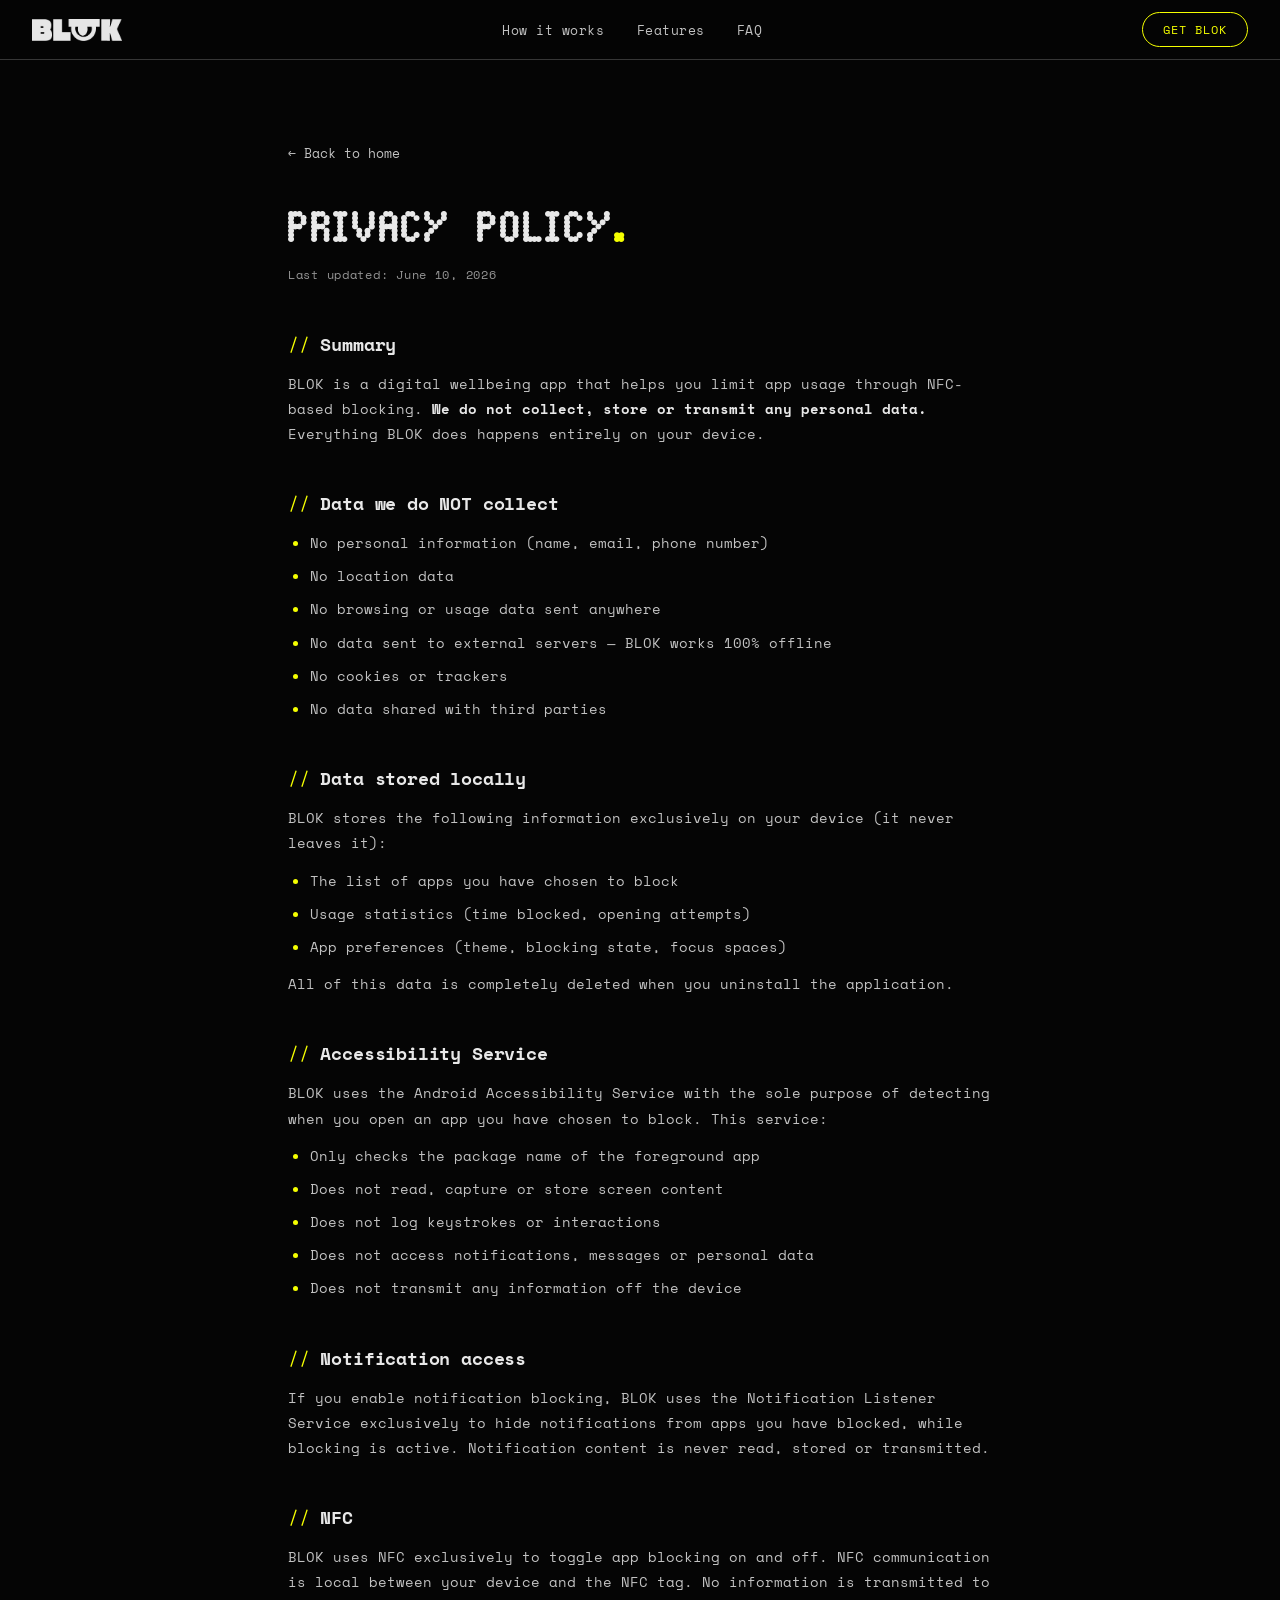
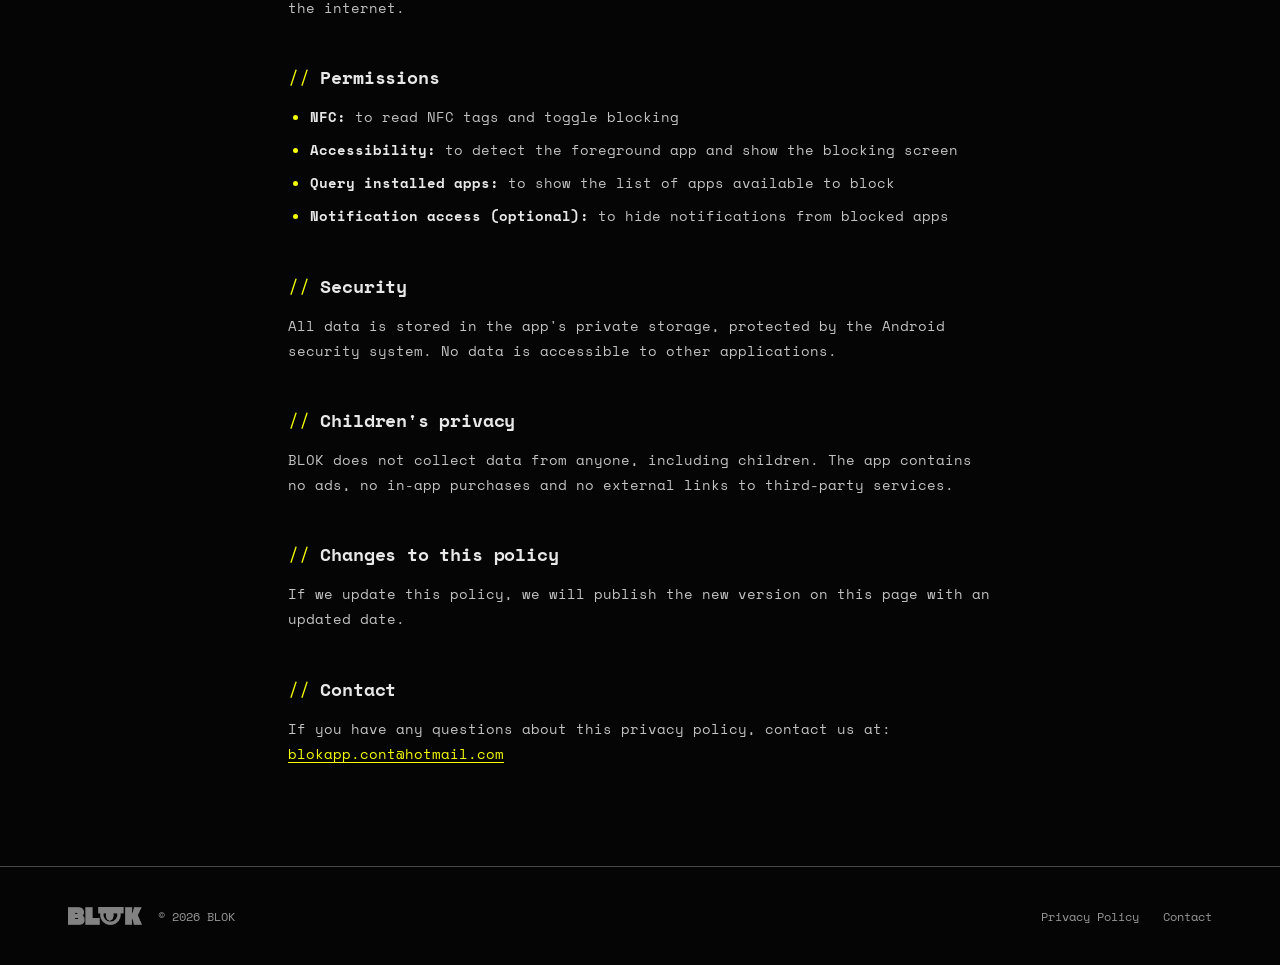
<file: web/privacy.html>
<!DOCTYPE html>
<html lang="en">
<head>
  <meta charset="UTF-8"/>
  <meta name="viewport" content="width=device-width,initial-scale=1.0"/>
  <title>Privacy Policy — BLOK</title>
  <meta name="description" content="BLOK privacy policy. We do not collect, store or transmit any personal data."/>
  <link rel="stylesheet" href="style.css"/>
  <style>
    .legal{max-width:760px;margin:0 auto;padding:140px 28px 100px;position:relative;z-index:1}
    .legal h1{font-family:var(--dm);font-size:clamp(26px,4vw,42px);letter-spacing:.04em;text-transform:uppercase;line-height:1.25;margin-bottom:10px}
    .legal .date{font-size:12px;color:var(--txt3);letter-spacing:.06em;margin-bottom:48px;display:block}
    .legal h2{font-size:18px;font-weight:700;margin:44px 0 14px;letter-spacing:-.01em}
    .legal h2::before{content:'// ';color:var(--ac);font-weight:400}
    .legal p,.legal li{font-size:14px;color:var(--txt2);line-height:1.8}
    .legal ul{padding-left:22px;display:flex;flex-direction:column;gap:8px;margin:12px 0}
    .legal li::marker{color:var(--ac)}
    .legal strong{color:var(--txt)}
    .legal a{color:var(--ac);text-decoration:underline;text-underline-offset:3px}
    .legal .back{display:inline-flex;align-items:center;gap:8px;font-size:13px;color:var(--txt2);margin-bottom:40px;text-decoration:none;transition:color .2s}
    .legal .back:hover{color:var(--txt)}
  </style>
</head>
<body>

  <!-- CURSOR TRAIL -->
  <canvas id="trail"></canvas>

  <!-- NAV -->
  <nav id="nav">
    <a href="index.html" class="n-logo"><img src="assets/img/blok_logo_white_img.png" alt="BLOK"/></a>
    <div class="n-links">
      <a href="index.html#how">How it works</a>
      <a href="index.html#features">Features</a>
      <a href="index.html#faq">FAQ</a>
    </div>
    <a href="index.html#get" class="n-cta">Get BLOK</a>
    <button id="burger" class="n-burger" aria-label="Menu"><span></span><span></span></button>
  </nav>

  <!-- MOBILE MENU -->
  <div id="mmenu" class="mmenu">
    <a href="index.html#how">How it works</a>
    <a href="index.html#features">Features</a>
    <a href="index.html#faq">FAQ</a>
    <a href="index.html#get" class="mm-cta">Get BLOK</a>
  </div>

  <main class="legal">
    <a href="index.html" class="back">&larr; Back to home</a>
    <h1>Privacy Policy<span class="ac">.</span></h1>
    <span class="date">Last updated: June 10, 2026</span>

    <h2>Summary</h2>
    <p>BLOK is a digital wellbeing app that helps you limit app usage through NFC-based blocking. <strong>We do not collect, store or transmit any personal data.</strong> Everything BLOK does happens entirely on your device.</p>

    <h2>Data we do NOT collect</h2>
    <ul>
      <li>No personal information (name, email, phone number)</li>
      <li>No location data</li>
      <li>No browsing or usage data sent anywhere</li>
      <li>No data sent to external servers — BLOK works 100% offline</li>
      <li>No cookies or trackers</li>
      <li>No data shared with third parties</li>
    </ul>

    <h2>Data stored locally</h2>
    <p>BLOK stores the following information exclusively on your device (it never leaves it):</p>
    <ul>
      <li>The list of apps you have chosen to block</li>
      <li>Usage statistics (time blocked, opening attempts)</li>
      <li>App preferences (theme, blocking state, focus spaces)</li>
    </ul>
    <p>All of this data is completely deleted when you uninstall the application.</p>

    <h2>Accessibility Service</h2>
    <p>BLOK uses the Android Accessibility Service with the sole purpose of detecting when you open an app you have chosen to block. This service:</p>
    <ul>
      <li>Only checks the package name of the foreground app</li>
      <li>Does not read, capture or store screen content</li>
      <li>Does not log keystrokes or interactions</li>
      <li>Does not access notifications, messages or personal data</li>
      <li>Does not transmit any information off the device</li>
    </ul>

    <h2>Notification access</h2>
    <p>If you enable notification blocking, BLOK uses the Notification Listener Service exclusively to hide notifications from apps you have blocked, while blocking is active. Notification content is never read, stored or transmitted.</p>

    <h2>NFC</h2>
    <p>BLOK uses NFC exclusively to toggle app blocking on and off. NFC communication is local between your device and the NFC tag. No information is transmitted to the internet.</p>

    <h2>Permissions</h2>
    <ul>
      <li><strong>NFC:</strong> to read NFC tags and toggle blocking</li>
      <li><strong>Accessibility:</strong> to detect the foreground app and show the blocking screen</li>
      <li><strong>Query installed apps:</strong> to show the list of apps available to block</li>
      <li><strong>Notification access (optional):</strong> to hide notifications from blocked apps</li>
    </ul>

    <h2>Security</h2>
    <p>All data is stored in the app's private storage, protected by the Android security system. No data is accessible to other applications.</p>

    <h2>Children's privacy</h2>
    <p>BLOK does not collect data from anyone, including children. The app contains no ads, no in-app purchases and no external links to third-party services.</p>

    <h2>Changes to this policy</h2>
    <p>If we update this policy, we will publish the new version on this page with an updated date.</p>

    <h2>Contact</h2>
    <p>If you have any questions about this privacy policy, contact us at: <a href="mailto:blokapp.cont@hotmail.com">blokapp.cont@hotmail.com</a></p>
  </main>

  <!-- FOOTER -->
  <footer>
    <div class="wrap ft-row">
      <div class="ft-l"><img src="assets/img/blok_logo_white_img.png" alt="BLOK" class="ft-logo"/><p>&copy; 2026 BLOK</p></div>
      <div class="ft-r"><a href="privacy.html">Privacy Policy</a><a href="mailto:blokapp.cont@hotmail.com">Contact</a></div>
    </div>
  </footer>

  <script src="script.js"></script>
</body>
</html>
</file>
<file: web/style.css>
/* ═══════════════════════════════════════
   BLOK v6 — Creative Redesign
   Refs: ssscript, walbi, fitonist, flashquad
   ═══════════════════════════════════════ */

/* ── Fonts ── */
@font-face{font-family:'DM';src:url('assets/fonts/dot_matrix.ttf') format('truetype');font-display:swap}
@font-face{font-family:'SM';src:url('assets/fonts/space_mono_regular.ttf') format('truetype');font-weight:400;font-display:swap}
@font-face{font-family:'SM';src:url('assets/fonts/space_mono_bold.ttf') format('truetype');font-weight:700;font-display:swap}

/* ── Vars ── */
:root{
  --bg:#050505;
  --bg2:#0a0a0a;
  --surface:#111;
  --card:#0d0d0d;
  --border:#484848;
  --ac:#F5FF00;
  --ac-dim:rgba(245,255,0,.12);
  --green:#4ADE80;
  --blue:#60A5FA;
  --orange:#FB923C;
  --purple:#A78BFA;
  --txt:#e8e8e8;
  --txt2:#c2c2c2;
  --txt3:#959595;
  --dm:'DM',monospace;
  --sm:'SM','Courier New',monospace;
  --ease:cubic-bezier(.22,1,.36,1);
  --nav-h:60px;
}

/* ── Reset ── */
*,*::before,*::after{margin:0;padding:0;box-sizing:border-box}
html{scroll-behavior:smooth;-webkit-font-smoothing:antialiased}
body{font-family:var(--sm);background:var(--bg);color:var(--txt);overflow-x:hidden;cursor:none}
a{color:inherit;text-decoration:none}
button{background:none;border:none;color:inherit;font:inherit;cursor:none}
img{max-width:100%;display:block}
::selection{background:var(--ac);color:#000}

/* ── Cursor hide on mobile ── */
@media(pointer:coarse){body,button{cursor:auto}}

/* ── Canvas ── */
#trail{position:fixed;inset:0;z-index:9999;pointer-events:none}

/* ── Loader ── */
#loader{position:fixed;inset:0;z-index:10000;background:var(--bg);display:flex;align-items:center;justify-content:center;transition:opacity .6s var(--ease),visibility .6s}
#loader.done{opacity:0;visibility:hidden;pointer-events:none}
.ld-eye{width:clamp(110px,16vw,180px);animation:pulse 1.2s ease infinite}
@keyframes pulse{0%,100%{opacity:.35;transform:scale(.97)}50%{opacity:1;transform:scale(1)}}

/* ── Layout ── */
.wrap{max-width:1200px;margin:0 auto;padding:0 28px}
.wrap-sm{max-width:800px}
.sec{padding:140px 0}
.sec-dark{background:var(--bg2)}

/* ── Nav ── */
#nav{position:fixed;top:0;left:0;right:0;z-index:100;display:flex;align-items:center;justify-content:space-between;padding:0 32px;height:var(--nav-h);background:rgba(5,5,5,.65);backdrop-filter:blur(20px) saturate(1.4);-webkit-backdrop-filter:blur(20px) saturate(1.4);border-bottom:1px solid rgba(255,255,255,.2);transition:transform .4s var(--ease)}
#nav.hide{transform:translateY(-100%)}
.n-logo img{height:22px;opacity:.9}
.n-links{display:flex;gap:32px}
.n-links a{font-size:13px;letter-spacing:.04em;color:var(--txt2);transition:color .25s;position:relative}
.n-links a::after{content:'';position:absolute;left:0;bottom:-4px;width:100%;height:1px;background:var(--ac);transform:scaleX(0);transform-origin:right;transition:transform .35s var(--ease)}
.n-links a:hover{color:var(--txt)}
.n-links a:hover::after{transform:scaleX(1);transform-origin:left}
.n-cta{font-size:12px;letter-spacing:.08em;text-transform:uppercase;padding:8px 20px;border:1px solid var(--ac);color:var(--ac);border-radius:100px;transition:all .3s var(--ease)}
.n-cta:hover{background:var(--ac);color:#000}

/* Burger */
.n-burger{display:none;width:28px;height:20px;position:relative;flex-direction:column;justify-content:space-between}
.n-burger span{display:block;width:100%;height:2px;background:var(--txt);border-radius:2px;transition:all .3s}
.n-burger.active span:first-child{transform:rotate(45deg) translate(6px,6px)}
.n-burger.active span:last-child{transform:rotate(-45deg) translate(6px,-6px)}

/* Mobile menu */
.mmenu{position:fixed;inset:0;z-index:99;background:rgba(5,5,5,.97);backdrop-filter:blur(30px);display:flex;flex-direction:column;align-items:center;justify-content:center;gap:36px;opacity:0;visibility:hidden;transition:all .35s var(--ease)}
.mmenu.open{opacity:1;visibility:visible}
.mmenu a{font-size:20px;letter-spacing:.04em;color:var(--txt2);transition:color .2s}
.mmenu a:hover{color:var(--txt)}
.mm-cta{padding:12px 32px;border:1px solid var(--ac);color:var(--ac)!important;border-radius:100px}

/* ══════════════════════════════════════
   HERO — editorial, product-first.
   Copy leads; the 3D mark is an identity
   accent on the right with real depth.
   ══════════════════════════════════════ */
#hero{height:100vh;min-height:680px;position:relative;overflow:hidden;background:radial-gradient(ellipse 80% 70% at 68% 45%,#0b0b0b 0%,#050505 60%,#020202 100%)}
#hero::before{content:'';position:absolute;inset:0;background-image:radial-gradient(circle,rgba(255,255,255,.012) 1px,transparent 1px);background-size:26px 26px;pointer-events:none}
#hero::after{content:'';position:absolute;inset:0;background:radial-gradient(ellipse 95% 85% at 50% 50%,transparent 55%,rgba(0,0,0,.6) 100%);pointer-events:none;z-index:4}

.h-meta{position:absolute;top:calc(var(--nav-h) + 34px);font-size:10px;letter-spacing:.25em;text-transform:uppercase;color:var(--txt3);z-index:5}
.hm-l{left:40px}
.hm-r{right:40px}

/* faint wordmark anchoring the visual side */
.h-big{position:absolute;top:50%;right:-4%;transform:translateY(-50%);font-family:var(--dm);font-size:clamp(90px,17vw,250px);letter-spacing:.06em;color:#121212;user-select:none;z-index:1;line-height:1}

/* layout */
.h-grid{position:relative;z-index:3;height:100%;max-width:1280px;margin:0 auto;padding:0 48px;display:grid;grid-template-columns:minmax(0,7fr) minmax(0,5fr);align-items:center;gap:24px}
.h-copy{padding-top:var(--nav-h)}

.h-title{font-family:var(--dm);font-weight:400;font-size:clamp(40px,6.2vw,84px);line-height:1.08;letter-spacing:.04em;text-transform:uppercase;margin-bottom:26px}
.h-line{display:block;overflow:hidden}
.h-line i{display:block;font-style:normal;transform:translateY(110%);animation:hRise .9s var(--ease) forwards}
.h-line:nth-child(2) i{animation-delay:.12s}
@keyframes hRise{to{transform:translateY(0)}}
.ac{color:var(--ac)}

.hero-p{font-size:15px;line-height:1.75;color:var(--txt2);max-width:440px;margin-bottom:30px;opacity:0;animation:hFade .8s var(--ease) .35s forwards}
.hero-btns{display:flex;gap:14px;flex-wrap:wrap;opacity:0;animation:hFade .8s var(--ease) .5s forwards}
.h-trust{display:block;margin-top:18px;font-size:11px;letter-spacing:.1em;text-transform:uppercase;color:var(--txt3);opacity:0;animation:hFade .8s var(--ease) .65s forwards}
@keyframes hFade{to{opacity:1}}

/* three.js column */
.h-visual{position:relative;height:min(72vh,640px);z-index:2}
#hero3d{position:absolute;inset:0}
#hero3d canvas{display:block;width:100%!important;height:100%!important}

/* ── Marquee divider ── */
.marquee{overflow:hidden;border-top:1px solid var(--border);border-bottom:1px solid var(--border);background:var(--bg);padding:18px 0}
.mq-track{display:flex;align-items:center;gap:36px;width:max-content;animation:mq 26s linear infinite}
.mq-track span{font-family:var(--dm);font-size:14px;letter-spacing:.18em;text-transform:uppercase;color:var(--txt3);white-space:nowrap}
.mq-track i{width:6px;height:6px;background:var(--ac);border-radius:50%;flex-shrink:0;opacity:.7}
@keyframes mq{to{transform:translateX(-50%)}}

/* Buttons */
.btn-p{display:inline-flex;align-items:center;gap:8px;padding:14px 28px;background:var(--ac);color:#000;font-size:14px;font-weight:700;letter-spacing:.02em;border-radius:100px;transition:all .3s var(--ease)}
.btn-p:hover{transform:translateY(-2px);box-shadow:0 8px 30px rgba(245,255,0,.2)}
.btn-p svg{transition:transform .3s}.btn-p:hover svg{transform:translate(2px,-2px)}
.btn-g{display:inline-flex;align-items:center;gap:8px;padding:14px 28px;font-size:14px;color:var(--txt2);border:1px solid var(--border);border-radius:100px;transition:all .3s var(--ease)}
.btn-g:hover{border-color:var(--txt3);color:var(--txt)}
.btn-lg{padding:18px 36px;font-size:15px}

/* ── App showcase section: phone + value props ── */
.app-sec{background:var(--bg2);border-bottom:1px solid var(--border)}
.app-grid{display:grid;grid-template-columns:minmax(0,1fr) minmax(0,1fr);gap:64px;align-items:center}
.app-show{display:flex;justify-content:center;padding:20px 0 40px}

.app-points{display:flex;flex-direction:column}
.app-point{display:flex;gap:24px;padding:30px 0;border-top:1px solid var(--border)}
.app-point:last-child{border-bottom:1px solid var(--border)}
.ap-n{font-family:var(--dm);font-size:13px;color:var(--ac);letter-spacing:.2em;padding-top:4px}
.app-point h3{font-size:19px;font-weight:700;letter-spacing:-.01em;margin-bottom:8px}
.app-point p{font-size:14px;color:var(--txt2);line-height:1.7}

/* ── Device scene: phone + badges ── */
.device-scene{position:relative;width:300px}

.phone{width:300px;border-radius:46px;padding:3px;background:linear-gradient(155deg,#3a3a3a 0%,#1a1a1a 30%,#0e0e0e 65%,#262626 100%);box-shadow:0 60px 100px rgba(0,0,0,.7),0 20px 40px rgba(0,0,0,.5),0 0 90px rgba(245,255,0,.04);position:relative}
.phone::before{content:'';position:absolute;left:-2px;top:120px;width:2px;height:54px;border-radius:2px;background:linear-gradient(90deg,#333,#111)}
.phone::after{content:'';position:absolute;right:-2px;top:150px;width:2px;height:70px;border-radius:2px;background:linear-gradient(90deg,#111,#333)}

.p-screen{background:linear-gradient(180deg,#0b0b0b 0%,#060606 100%);border-radius:43px;padding:14px 18px 12px;min-height:560px;display:flex;flex-direction:column;align-items:center;position:relative;overflow:hidden;border:6px solid #000}

/* status bar */
.p-status{width:100%;display:flex;justify-content:space-between;align-items:center;font-size:11px;font-weight:700;color:#ddd;padding:2px 8px 0}
.p-sig{display:inline-flex;align-items:flex-end;gap:2px}
.p-sig i{width:3px;background:#ddd;border-radius:1px;display:block}
.p-sig i:nth-child(1){height:4px}.p-sig i:nth-child(2){height:6px}.p-sig i:nth-child(3){height:8px}
.p-sig b{width:16px;height:8px;border:1px solid #888;border-radius:2px;display:block;position:relative;margin-left:3px}
.p-sig b::after{content:'';position:absolute;inset:1px;right:4px;background:#ddd;border-radius:1px}

/* app header — logo left, like the real app */
.p-apphead{width:100%;display:flex;align-items:center;margin-top:18px;padding:0 4px}
.p-logoimg{height:15px;opacity:.95}

/* circle hero toggle — like CircleHero in the app */
.p-toggle{position:relative;width:120px;height:120px;margin:22px 0 0;display:flex;align-items:center;justify-content:center}
.p-btn{width:86px;height:86px;border-radius:50%;background:rgba(255,255,255,.05);border:1px solid rgba(245,255,0,.5);display:flex;align-items:center;justify-content:center;box-shadow:0 0 40px rgba(245,255,0,.18),inset 0 1px 0 rgba(255,255,255,.05);position:relative;z-index:1}
.p-ring{position:absolute;inset:0;border-radius:50%;border:1px solid rgba(245,255,0,.18)}
.p-ring.r1{animation:pring 3s ease-out infinite}
.p-ring.r2{animation:pring 3s ease-out 1.5s infinite}
@keyframes pring{0%{transform:scale(.78);opacity:0}30%{opacity:1}100%{transform:scale(1.12);opacity:0}}

/* solid yellow space chip — exactly like the app */
.p-spacechip{display:inline-flex;align-items:center;gap:6px;margin-top:18px;background:var(--ac);color:#000;font-size:10px;font-weight:700;letter-spacing:.12em;padding:7px 16px;border-radius:100px}

/* stats row — TIME / ATTEMPTS glass cards */
.p-stats{width:100%;display:flex;gap:8px;margin-top:18px}
.p-stat{flex:1;background:rgba(255,255,255,.04);border:1px solid rgba(255,255,255,.06);border-radius:14px;padding:11px 13px;display:flex;flex-direction:column;gap:5px;text-align:left}
.p-stat-l{font-size:7.5px;letter-spacing:.2em;color:var(--txt3);font-weight:700}
.p-stat-v{font-size:16px;font-weight:700;color:#eee;letter-spacing:.04em}

/* blocked apps card with dot chips */
.p-blocked{width:100%;background:rgba(255,255,255,.04);border:1px solid rgba(255,255,255,.06);border-radius:14px;padding:13px;margin-top:8px;text-align:left}
.p-blocked-t{font-size:11px;font-weight:700;color:#ddd}
.p-chips{display:flex;flex-wrap:wrap;gap:6px;margin-top:10px}
.p-appchip{display:inline-flex;align-items:center;gap:5px;font-size:9.5px;color:rgba(255,255,255,.8);background:rgba(255,255,255,.05);border:1px solid rgba(255,255,255,.1);border-radius:100px;padding:5px 10px}
.p-appchip i{width:5px;height:5px;border-radius:50%;background:var(--c);display:block}
.p-add{color:var(--txt3);background:none}

/* emergency unlock — red, like the app */
.p-emergency{font-size:8px;letter-spacing:.14em;color:rgba(255,107,91,.55);font-weight:700;margin-top:14px}

.p-gesture{width:110px;height:4px;border-radius:3px;background:rgba(255,255,255,.25);margin-top:auto}
.p-glare{position:absolute;inset:0;background:linear-gradient(115deg,rgba(255,255,255,.055) 0%,rgba(255,255,255,.015) 28%,transparent 45%);pointer-events:none;border-radius:37px}

/* Floating badges */
.float-badge{position:absolute;display:inline-flex;align-items:center;gap:6px;padding:9px 16px;background:rgba(14,14,14,.72);border:1px solid rgba(255,255,255,.1);border-radius:100px;font-size:12px;color:var(--txt);backdrop-filter:blur(14px);-webkit-backdrop-filter:blur(14px);white-space:nowrap;z-index:4;box-shadow:0 10px 30px rgba(0,0,0,.45)}
.fb-1{top:-14px;right:-36px;animation:fb1 4s ease-in-out infinite}
.fb-3{bottom:300px;right:-70px;animation:fb3 4.5s ease-in-out infinite}
@keyframes fb1{0%,100%{transform:translate(0,0)}50%{transform:translate(4px,-6px)}}
@keyframes fb3{0%,100%{transform:translate(0,0)}50%{transform:translate(5px,4px)}}

/* Scroll cue */
.scroll-cue{position:absolute;bottom:32px;left:50%;transform:translateX(-50%);text-align:center}
.scroll-cue span{font-size:10px;letter-spacing:.3em;color:var(--txt3);animation:scrollBounce 2s ease infinite}
@keyframes scrollBounce{0%,100%{transform:translateY(0);opacity:.4}50%{transform:translateY(5px);opacity:.8}}

.scroll-cue{z-index:3}

/* ══════════════════════════════════════
   SECTIONS COMMON
   ══════════════════════════════════════ */
.label{font-size:12px;letter-spacing:.15em;color:var(--txt3);text-transform:uppercase;margin-bottom:16px}
.sec-title{font-family:var(--dm);font-size:clamp(28px,4vw,50px);font-weight:400;line-height:1.2;letter-spacing:.04em;text-transform:uppercase;margin-bottom:64px}
.dim{color:var(--txt3)}

/* ══════════════════════════════════════
   HOW IT WORKS — timeline
   ══════════════════════════════════════ */
.steps{display:flex;flex-direction:column;gap:0;position:relative}
.step{display:flex;gap:32px;padding:40px 0;position:relative}
.step-line{position:absolute;left:11px;top:0;bottom:0;width:1px;background:var(--border)}
.step:last-child .step-line{display:none}
.step-dot{width:23px;height:23px;border-radius:50%;border:2px solid var(--border);background:var(--bg);flex-shrink:0;position:relative;z-index:1;transition:all .5s var(--ease)}
.step.v .step-dot{border-color:var(--ac);background:var(--ac);box-shadow:0 0 20px rgba(245,255,0,.2)}
.step-content{flex:1}
.step-n{font-family:var(--dm);font-size:13px;color:var(--ac);letter-spacing:.2em;display:block;margin-bottom:10px}
.step h3{font-size:22px;font-weight:700;margin-bottom:8px;letter-spacing:-.01em}
.step p{font-size:15px;color:var(--txt2);line-height:1.6;max-width:480px}

/* ══════════════════════════════════════
   STATS
   ══════════════════════════════════════ */
.stats-sec{padding:100px 0;border-top:1px solid var(--border);border-bottom:1px solid var(--border);background:var(--bg)}
.stats-row{display:flex;align-items:center;justify-content:center;gap:48px;flex-wrap:wrap}
.stat{text-align:center}
.stat-val{font-family:var(--dm);font-size:clamp(52px,8vw,96px);color:var(--ac);line-height:1;letter-spacing:.02em}
.stat-val span{font-size:.5em;color:var(--ac);opacity:.7}
.stat-label{font-size:14px;color:var(--txt2);margin-top:8px;letter-spacing:.04em}
.stat-div{width:1px;height:60px;background:var(--border);flex-shrink:0}

/* ══════════════════════════════════════
   BENTO FEATURES
   ══════════════════════════════════════ */
.bento{display:grid;grid-template-columns:repeat(3,1fr);gap:16px}

.b-card{background:var(--card);border:1px solid var(--border);border-radius:16px;padding:28px;position:relative;overflow:hidden;transition:all .4s var(--ease)}
.b-card:hover{border-color:rgba(255,255,255,.08);transform:translateY(-3px)}
.b-card::after{content:'';position:absolute;inset:0;background:radial-gradient(circle at 50% 0%,rgba(245,255,0,.03),transparent 60%);pointer-events:none;opacity:0;transition:opacity .4s}
.b-card:hover::after{opacity:1}

.b-card h3{font-size:18px;font-weight:700;margin-bottom:6px;letter-spacing:-.01em}
.b-card p{font-size:13px;color:var(--txt2);line-height:1.6}

.b-tag{font-size:10px;letter-spacing:.2em;text-transform:uppercase;color:var(--ac);display:inline-block;margin-bottom:16px;padding:3px 10px;background:var(--ac-dim);border-radius:4px}
.tag-green{color:var(--green);background:rgba(74,222,128,.1)}
.tag-blue{color:var(--blue);background:rgba(96,165,250,.1)}
.tag-orange{color:var(--orange);background:rgba(251,146,60,.1)}
.tag-purple{color:var(--purple);background:rgba(167,139,250,.1)}

/* Tall card */
.b-tall{grid-row:span 2;display:flex;flex-direction:column}
.b-visual{flex:1;display:flex;align-items:center;justify-content:center;margin:20px 0;opacity:.8}

/* Wide card */
.b-wide{grid-column:span 2;position:relative}

/* Bars deco */
.b-bars{display:flex;align-items:flex-end;gap:4px;height:80px;margin-bottom:16px}
.bar{width:100%;background:rgba(255,255,255,.06);border-radius:3px 3px 0 0;transition:height .6s var(--ease)}
.bar-ac{background:rgba(74,222,128,.3)}

/* Chips deco */
.b-deco{display:flex;gap:8px;margin-top:14px;flex-wrap:wrap}
.deco-chip{font-size:11px;letter-spacing:.06em;padding:6px 14px;border:1px solid var(--border);border-radius:100px;color:var(--txt3)}
.chip-active{border-color:var(--ac);color:var(--ac);background:var(--ac-dim)}

/* Dot grid deco */
.b-dots{position:absolute;bottom:16px;right:16px;width:140px;height:80px;overflow:hidden;opacity:.15}
.dot-grid{width:100%;height:100%;background-image:radial-gradient(circle,#fff 1px,transparent 1px);background-size:14px 14px}

/* ══════════════════════════════════════
   STATEMENT
   ══════════════════════════════════════ */
.statement-sec{padding:120px 0}
.statement{font-size:clamp(22px,3vw,38px);font-weight:700;line-height:1.4;text-align:center;letter-spacing:-.02em;color:var(--txt3)}
.statement em{font-style:normal;color:var(--txt)}

/* principles — open source / any NFC */
.principles{display:grid;grid-template-columns:1fr 1fr;gap:16px;margin-top:90px}
.principle{background:var(--card);border:1px solid var(--border);border-radius:16px;padding:42px 36px;transition:border-color .4s var(--ease)}
.principle:hover{border-color:rgba(245,255,0,.25)}
.pr-tag{display:block;font-size:11px;letter-spacing:.2em;text-transform:uppercase;color:var(--txt3);margin-bottom:18px}
.principle h3{font-family:var(--dm);font-size:clamp(22px,2.6vw,32px);font-weight:400;letter-spacing:.04em;text-transform:uppercase;margin-bottom:14px}
.principle p{font-size:14px;color:var(--txt2);line-height:1.75}
.pr-link{display:inline-block;margin-top:18px;font-size:13px;color:var(--ac);letter-spacing:.02em;border-bottom:1px solid transparent;transition:border-color .3s var(--ease)}
.pr-link:hover{border-color:var(--ac)}
@media(max-width:760px){.principles{grid-template-columns:1fr;margin-top:64px}.principle{padding:32px 26px}}

/* ══════════════════════════════════════
   FAQ
   ══════════════════════════════════════ */
.faqs{display:flex;flex-direction:column;gap:0}
.fq{border-bottom:1px solid var(--border)}
.fq:first-child{border-top:1px solid var(--border)}
.fq-q{width:100%;display:flex;justify-content:space-between;align-items:center;padding:22px 0;font-size:16px;font-weight:700;text-align:left;letter-spacing:-.01em;cursor:none}
.fq-i{width:20px;height:20px;position:relative;flex-shrink:0}
.fq-i::before,.fq-i::after{content:'';position:absolute;background:var(--txt2);transition:transform .3s var(--ease)}
.fq-i::before{width:20px;height:2px;top:9px;left:0}
.fq-i::after{width:2px;height:20px;left:9px;top:0}
.fq.open .fq-i::after{transform:rotate(90deg)}
.fq-a{max-height:0;overflow:hidden;transition:max-height .4s var(--ease)}
.fq.open .fq-a{max-height:300px}
.fq-a p{padding:0 0 22px;font-size:14px;color:var(--txt2);line-height:1.7}

/* ══════════════════════════════════════
   CTA
   ══════════════════════════════════════ */
.cta-sec{padding:120px 0}
.cta-box{text-align:center;max-width:640px;margin:0 auto;padding:80px 40px;border:1px solid var(--border);border-radius:24px;background:var(--card);position:relative;overflow:hidden}
.cta-box::before{content:'';position:absolute;top:-50%;left:50%;transform:translateX(-50%);width:400px;height:400px;background:radial-gradient(circle,rgba(245,255,0,.04),transparent 60%);pointer-events:none}
.cta-box h2{font-family:var(--dm);font-size:clamp(24px,3.5vw,40px);font-weight:400;line-height:1.25;letter-spacing:.04em;text-transform:uppercase;margin-bottom:16px}
.cta-box p{font-size:15px;color:var(--txt2);margin-bottom:32px;line-height:1.6}
.cta-note{display:block;margin-top:16px;font-size:12px;color:var(--txt3);letter-spacing:.04em}

/* ══════════════════════════════════════
   FOOTER
   ══════════════════════════════════════ */
footer{border-top:1px solid var(--border);padding:40px 0}
.ft-row{display:flex;align-items:center;justify-content:space-between}
.ft-l{display:flex;align-items:center;gap:16px}
.ft-logo{height:18px;opacity:.5}
.ft-l p{font-size:12px;color:var(--txt3)}
.ft-r{display:flex;gap:24px}
.ft-r a{font-size:12px;color:var(--txt3);transition:color .2s}
.ft-r a:hover{color:var(--txt)}

/* ══════════════════════════════════════
   REVEAL ANIMATION
   ══════════════════════════════════════ */
.rv{opacity:0;transform:translateY(28px);transition:opacity .7s var(--ease),transform .7s var(--ease)}
.rv.v{opacity:1;transform:translateY(0)}

/* ══════════════════════════════════════
   RESPONSIVE
   ══════════════════════════════════════ */
@media(max-width:960px){
  .h-meta{top:calc(var(--nav-h) + 22px)}
  .hm-l{left:24px}
  .hm-r{right:24px}
  .h-grid{grid-template-columns:1fr;padding:0 28px;align-content:center;gap:0}
  .h-copy{padding-top:calc(var(--nav-h) + 30px);text-align:center}
  .hero-p{margin-left:auto;margin-right:auto}
  .hero-btns{justify-content:center}
  .h-visual{height:30vh;min-height:200px;order:-1;margin-top:var(--nav-h)}
  .h-big{right:50%;transform:translate(50%,-50%);top:32%}
  .scroll-cue{display:none}
  .app-grid{grid-template-columns:1fr;gap:24px}
  .device-scene{width:280px}
  .phone{width:280px}
  .bento{grid-template-columns:repeat(2,1fr)}
  .b-tall{grid-row:span 1}
  .b-wide{grid-column:span 2}
  .stats-row{gap:32px}
  .stat-div{display:none}
}

@media(max-width:640px){
  .n-links{display:none}
  .n-cta{display:none}
  .n-burger{display:flex}
  .sec{padding:100px 0}
  .bento{grid-template-columns:1fr}
  .b-wide{grid-column:span 1}
  .stats-row{flex-direction:column;gap:40px}
  .hero-btns{flex-direction:column;align-items:stretch}
  .hero-btns .btn-p,.hero-btns .btn-g{text-align:center;justify-content:center}
  .device-scene{width:250px}
  .phone{width:250px}
  .p-screen{min-height:480px}
  .float-badge{font-size:11px;padding:6px 12px}
  .fb-1{right:-12px}
  .fb-3{right:-12px;bottom:-10px}
  .h-title{font-size:clamp(34px,11vw,48px)}
  .hm-r{display:none}
  .cta-box{padding:60px 24px}
  .ft-row{flex-direction:column;gap:16px;text-align:center}
  .step{gap:20px}
}
</file>
